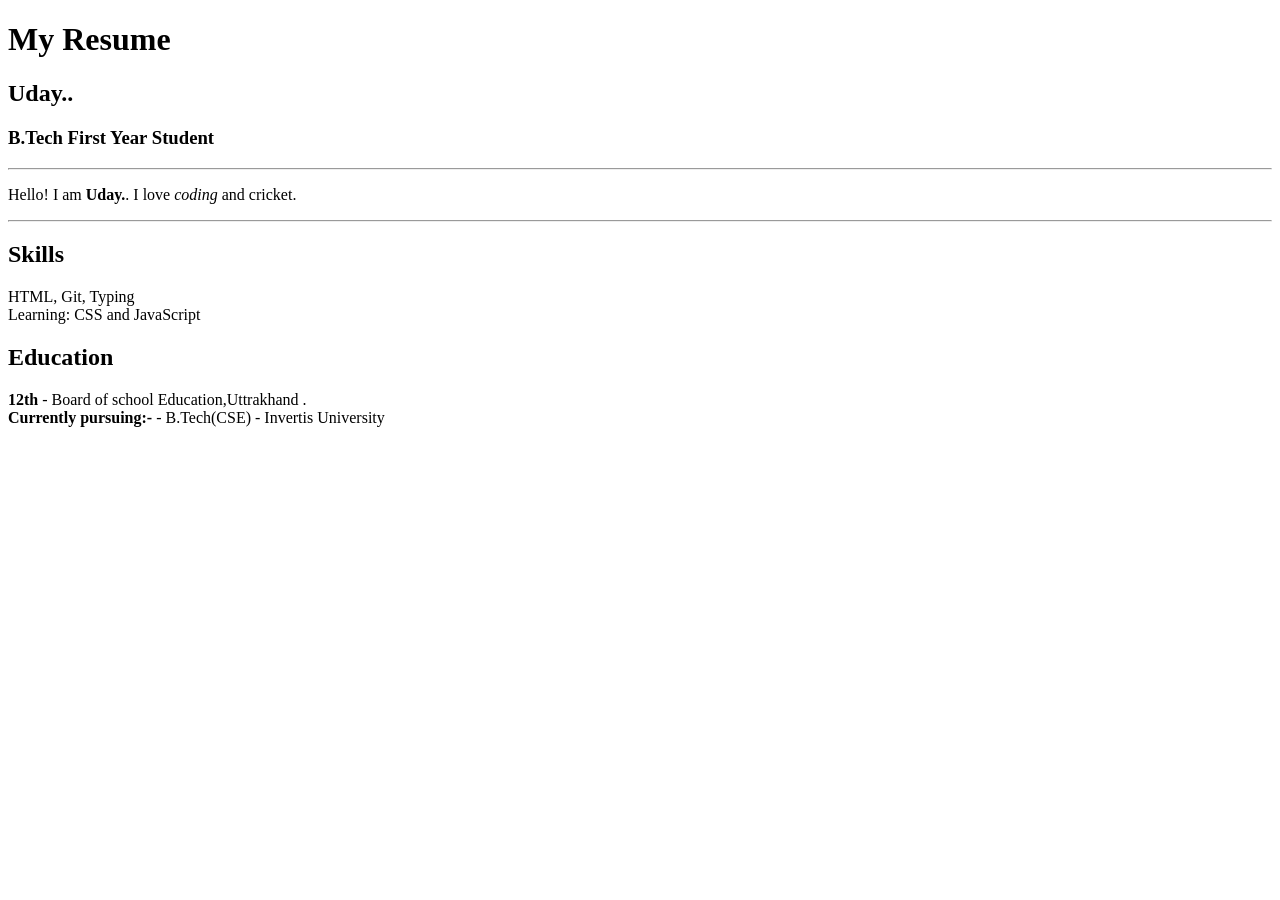
<file: WEEK 2/INDEX.HTML>
<!DOCTYPE html>
<html lang="en">
<head>
    <meta charset="UTF-8">
    <meta name="viewport" content="width=device-width, initial-scale=1.0">
    <title>MY RESUME</title>
</head>
<body>
   <!-- heading-->
   <h1>My Resume</h1>
    <h2>Uday..</h2>
    <h3>B.Tech First Year Student</h3>
 <hr>
 <!--intro--->
 <p>
   Hello! I am <strong>Uday.</strong>.
   I love <em>coding</em> and cricket.  </p>
<hr>
<!--skill and education.-->
 <div id="skills" class="section-box">
  <h2>Skills</h2>
   <p>
     HTML, Git, Typing<br>
    Learning: CSS and JavaScript
   </p>
    </div>

    <div id="education" class="section-box">
   <h2>Education</h2>
    <p>
    <strong>12th</strong> - Board of school Education,Uttrakhand .<br>
   <STRONG> Currently pursuing:- </STRONG> - B.Tech(CSE) - Invertis University
    </p>
    </div>



</body>
</html>
</file>
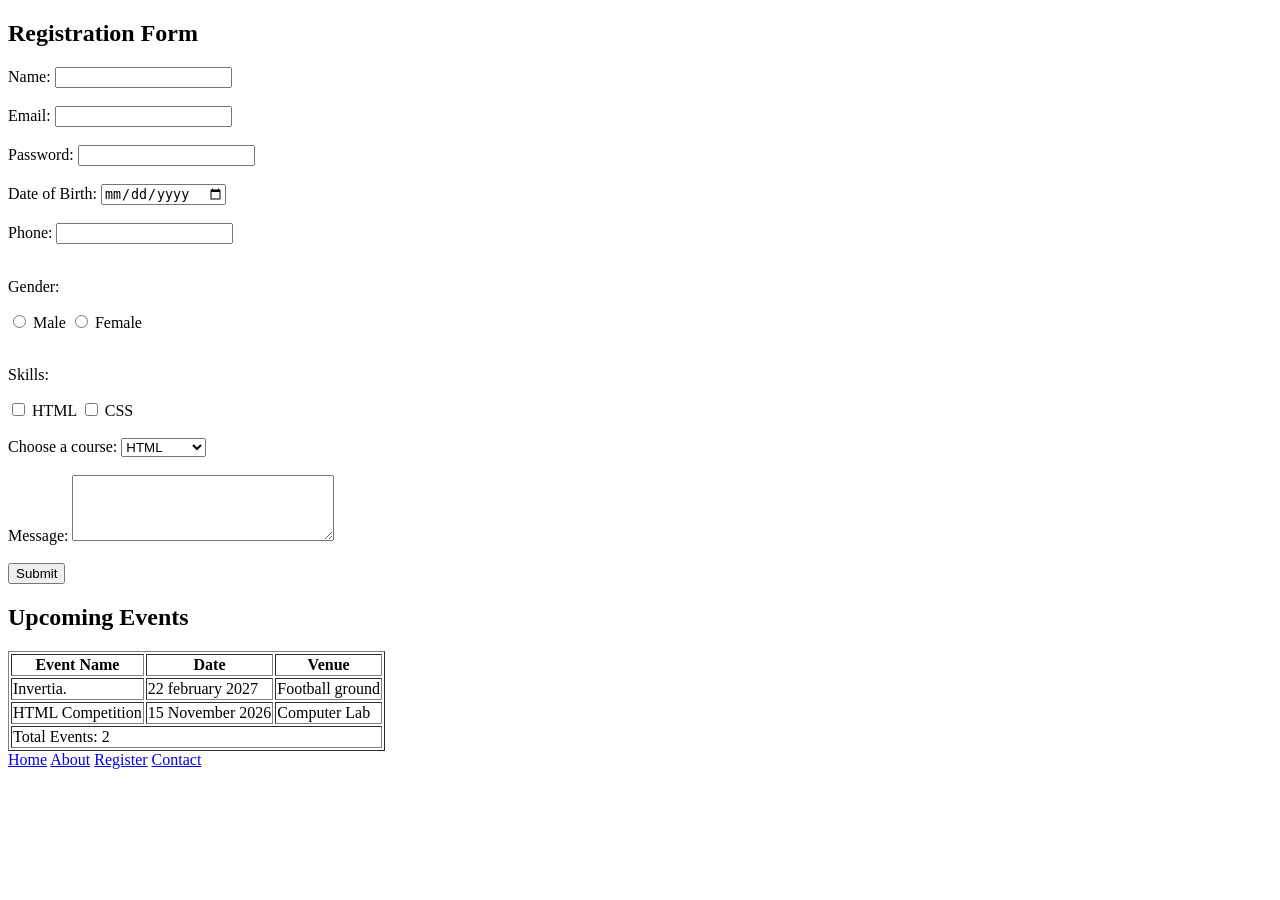
<file: WEEK 4/index.html>
<!DOCTYPE html>
<html lang="en">
<head>
    <meta charset= "UTF-8">
    <meta name="viewport" content="width=device-width, initial-scale=1.0" >
    <title>form</title>
</head>
<body><h2>Registration Form</h2>

<form>
    <label for="name">Name:</label>
    <input type="text" id="name" name="name" required>
    <br><br>

    <label for="email">Email:</label>
    <input type="email" id="email" name="email" required>
    <br><br>

    <label for="password">Password:</label>
    <input type="password" id="password" name="password" required>
    <br><br>
<label for="dob">Date of Birth:</label>
<input type="date" id="dob" name="dob">
<br><br>

<label for="phone">Phone:</label>
<input type="tel" id="phone" name="phone">
<br><br>

<p>Gender:</p>
<input type="radio" id="male" name="gender" value="male">
<label for="male">Male</label>

<input type="radio" id="female" name="gender" value="female">
<label for="female">Female</label>
<br><br>

<p>Skills:</p>
<input type="checkbox" id="html" name="skills" value="HTML">
<label for="html">HTML</label>

<input type="checkbox" id="css" name="skills" value="CSS">
<label for="css">CSS</label>
<br><br>

<label for="course">Choose a course:</label>
<select id="course" name="course">
    <option value="html">HTML</option>
    <option value="css">CSS</option>
    <option value="javascript">JavaScript</option>
</select>
<br><br>

<label for="message">Message:</label>
<textarea id="message" name="message" rows="4" cols="30"></textarea>
<br><br>

<button type="submit">Submit</button>
   </form> 
   <h2>Upcoming Events</h2>

<table border="1">
    <thead>
        <tr>
            <th>Event Name</th>
            <th>Date</th>
            <th>Venue</th>
        </tr>
    </thead>

    <tbody>
        <tr>
            <td>Invertia.</td>
            <td>22 february 2027</td>
            <td>Football ground</td>
        </tr>
        <tr>
            <td>HTML Competition</td>
            <td>15 November 2026</td>
            <td>Computer Lab</td>
        </tr>
    </tbody>

    <tfoot>
        <tr>
            <td colspan="3">Total Events: 2</td>
        </tr>
    </tfoot>
</table>
<nav>
    <a href="home.html">Home</a> 
    <a href="about.html">About</a> 
    <a href="register.html">Register</a> 
    <a href="contact.html">Contact</a>
</nav>
</body>
</html>
</file>
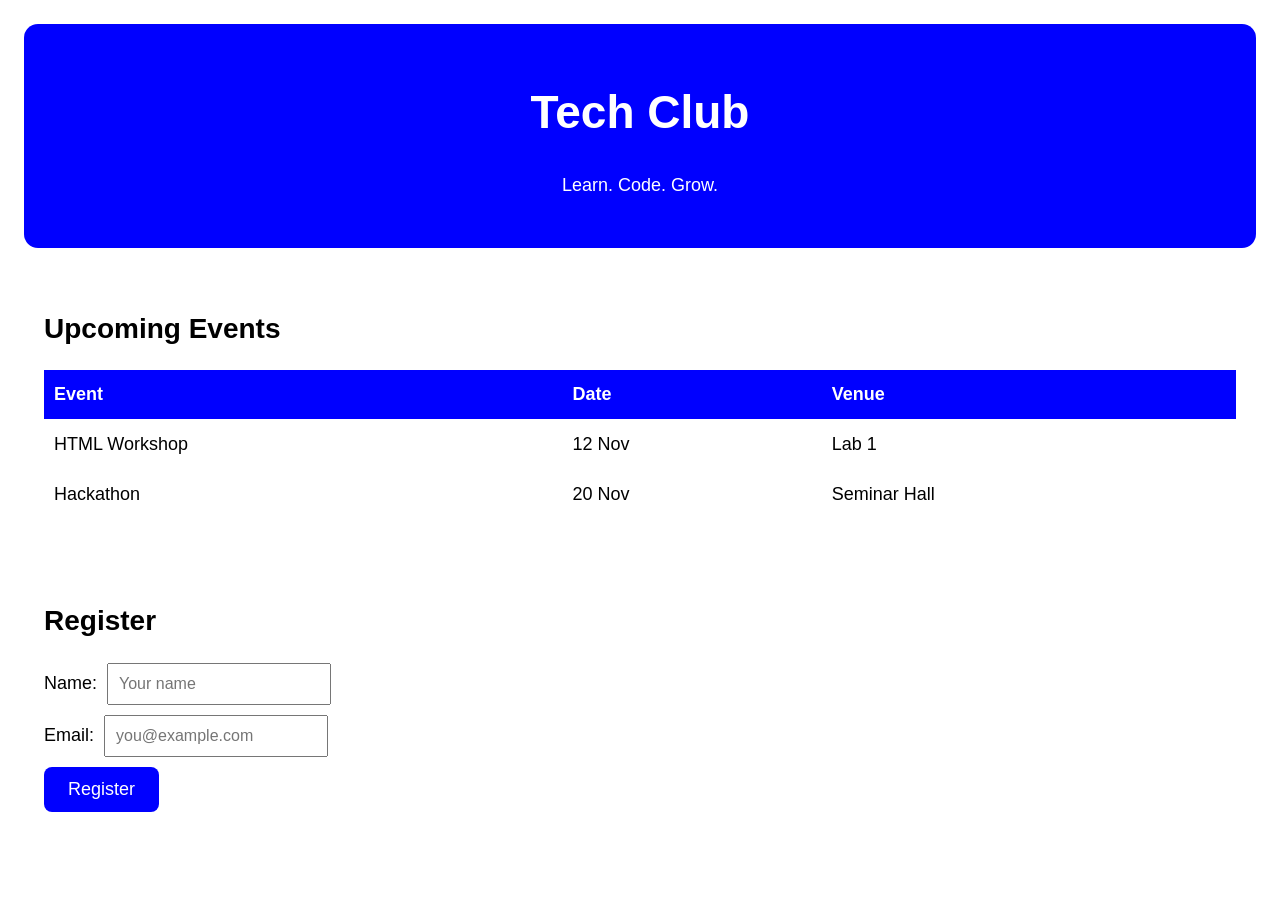
<file: WEEK 5/INDEX.HTML>
<!DOCTYPE html>
<html lang="en">
<head>
    <meta charset="UTF-8">
    <meta name="viewport" content="width=device-width, initial-scale=1.0">
    <title>My portfolio</title>
    <link rel="stylesheet" href="style.css">

</head>
<body>
      <header id="hero">
            <h1>Tech Club</h1>
            <p>Learn. Code. Grow.</p>
        </header>

        <section class="card">
            <h2>Upcoming Events</h2>
   <table>
     <tr>
         <th>Event</th>
         <th>Date</th>
         <th>Venue</th>
    </tr>


     <tr>
         <td>HTML Workshop</td>
       <td>12 Nov</td>
         <td>Lab 1</td>
 </tr>
     <tr>
       <td>Hackathon</td>
      <td>20 Nov</td>
     <td>Seminar Hall</td>
    </tr>
         </table>
        </section>
                <section class="card">
            <h2>Register</h2>

            <form>
                <div class="form-row">
                    <label for="name">Name:</label>
                    <input
                        type="text"
                        id="name"
                        name="name"
                        placeholder="Your name"
                        required
                    >
                </div>

                <div class="form-row">
                    <label for="email">Email:</label>
                    <input
                        type="email"
                        id="email"
                        name="email"
                        placeholder="you@example.com"
                        required
                    >
                </div>

                <button type="submit">Register</button>
            </form>
        </section>
    </div>

</body>
</html>
</file>
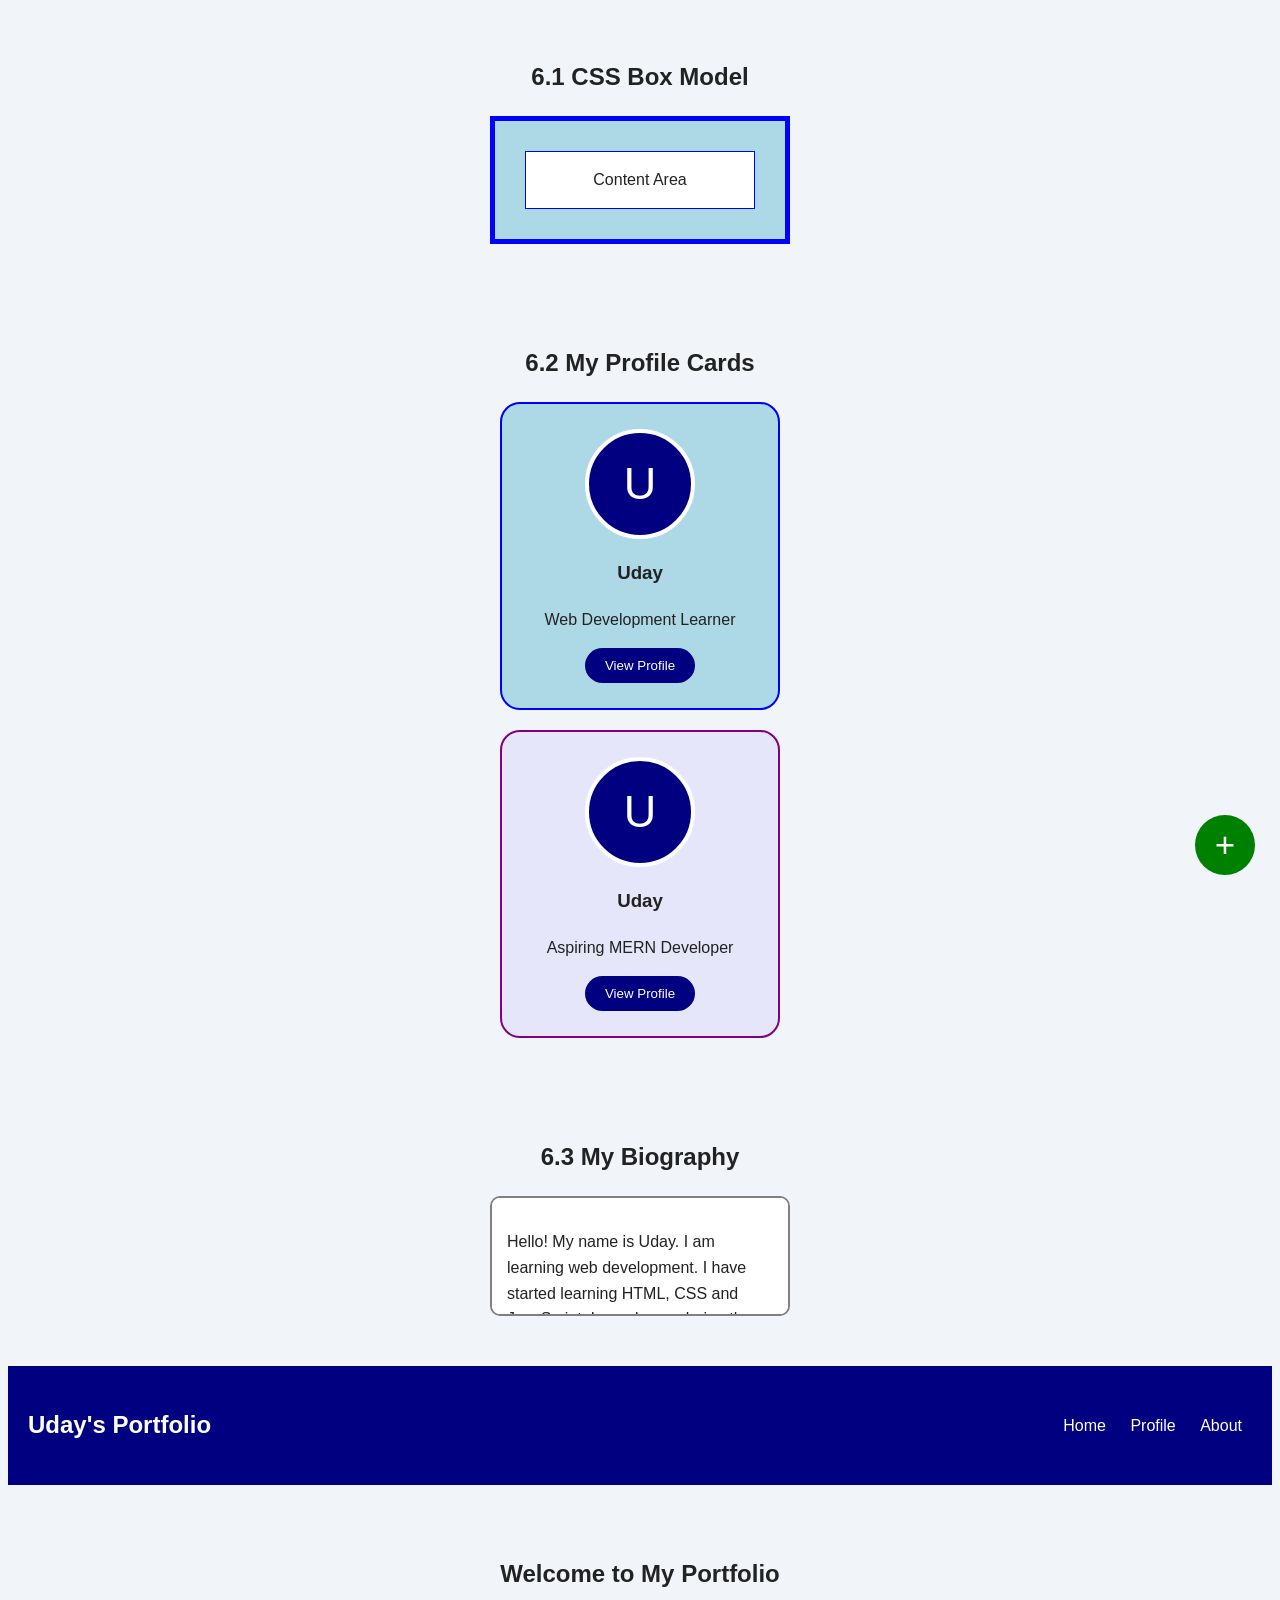
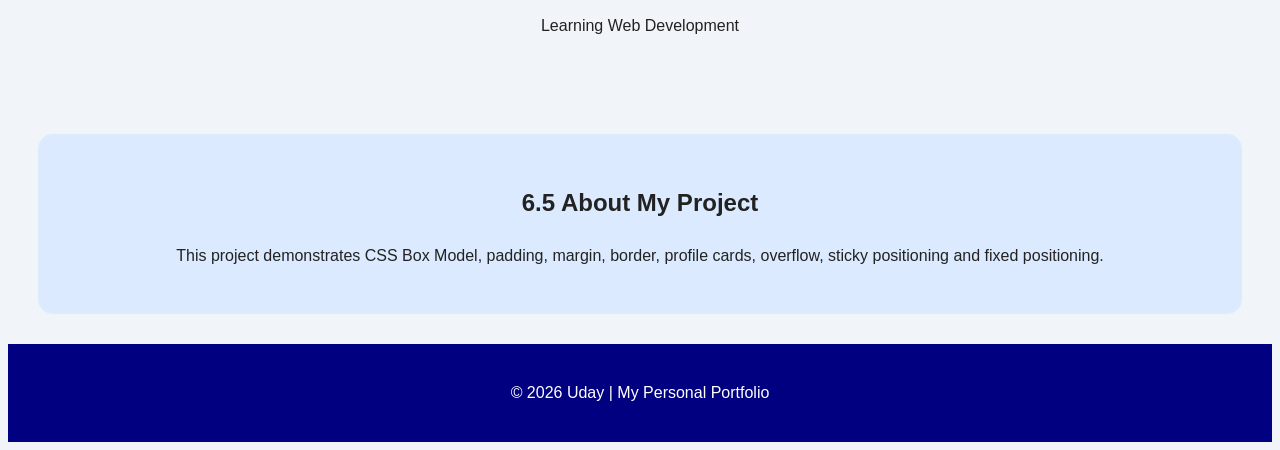
<file: WEEK 6/index.html>
<!DOCTYPE html>
<html lang="en">
<head>
    <meta charset="UTF-8">
    <meta name="viewport" content="width=device-width, initial-scale=1.0">
    <title>Document</title>
    <link rel="stylesheet" href="STYLE.CSS">
</head>
<body>
    <section class="box-model-section">
    <h2>6.1 CSS Box Model</h2>

    <div class="box-model">
        <div class="box-content">
            Content Area
        </div>
    </div>
</section>
<section class="profile-section">
    <h2>6.2 My Profile Cards</h2>


    <div class="profile-card card-blue">

        <div class="avatar">U</div>

        <h3>Uday</h3>

        <p>Web Development Learner</p>

        <button>View Profile</button>

    </div>

    <div class="profile-card card-purple">

        <div class="avatar">U</div>

        <h3>Uday</h3>

        <p>Aspiring MERN Developer</p>

        <button>View Profile</button>

    </div>
</section>
<section class="bio-section">

    <h2>6.3 My Biography</h2>

    <div class="bio-box">

        <p>
            Hello! My name is Uday.

            I am learning web development.

            I have started learning HTML,
            CSS and JavaScript.

            I am also exploring the MERN stack,
            including MongoDB, Express.js,
            React.js and Node.js.

            I enjoy creating websites and
            learning new programming skills.

            My goal is to become a professional
            full-stack web developer.
        </p>

    </div>

</section>

<header class="topbar">

    <h2>Uday's Portfolio</h2>

    <nav>
        <a href="#home">Home</a>
        <a href="#profile">Profile</a>
        <a href="#about">About</a>
    </nav>

</header>


<section id="home" class="home-section">

    <h1>Welcome to My Portfolio</h1>

    <p>Learning Web Development</p>

</section>


<button class="add-button">+</button>
<section id="about" class="about-section">

    <h2>6.5 About My Project</h2>

    <p>
        This project demonstrates CSS Box Model,
        padding, margin, border, profile cards,
        overflow, sticky positioning and fixed positioning.
    </p>

</section>

<footer class="footer">

    <p>© 2026 Uday | My Personal Portfolio</p>

</footer>
    
</body>
</html>
</file>
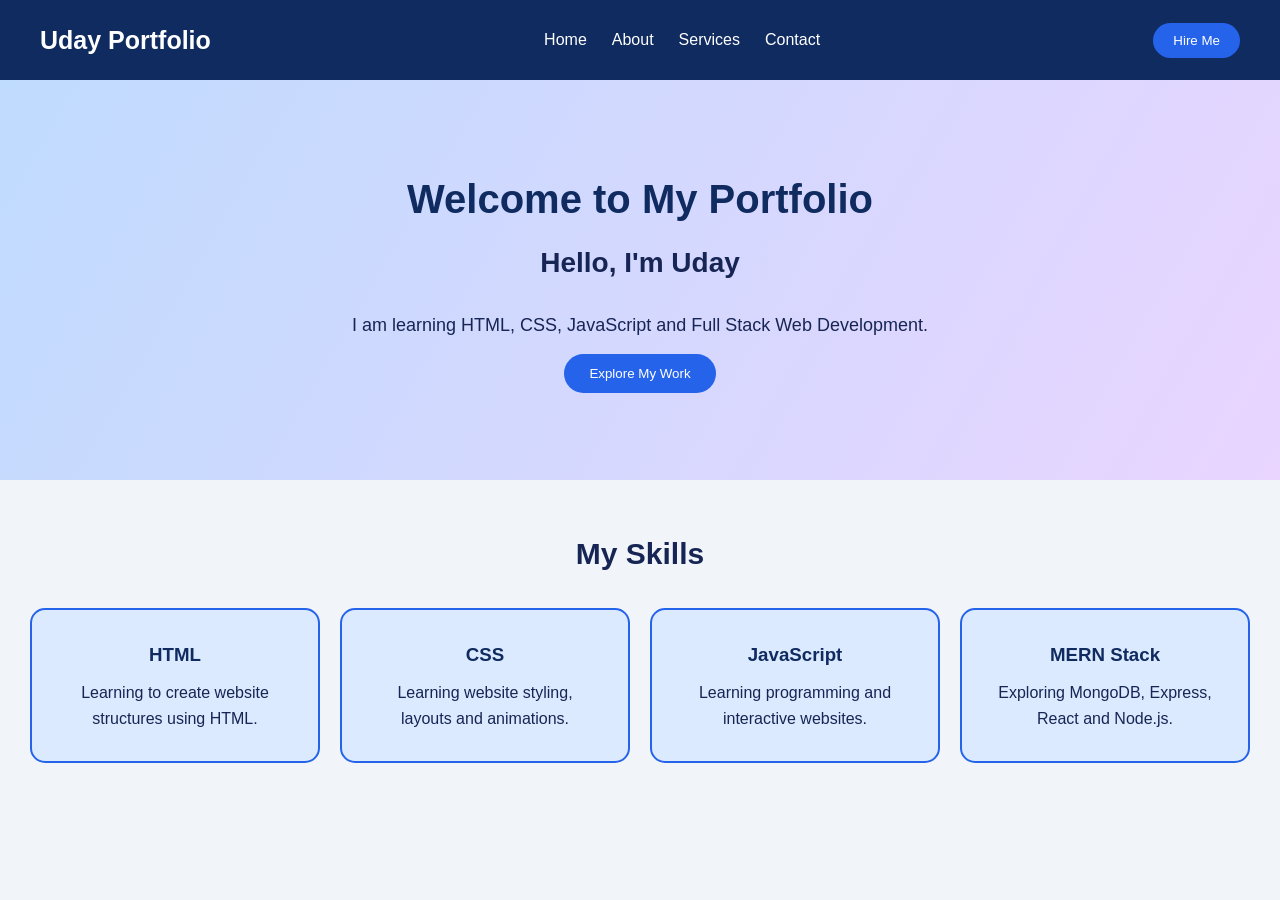
<file: WEEK 7/index.html>
<!DOCTYPE html>
<html lang="en">
<head>
    <meta charset="UTF-8">
    <meta name="viewport" content="width=device-width, initial-scale=1.0">
    <title>Document</title>
</head>
 <link rel="stylesheet" href="style.css">
<body>


<header class="navbar">

    <div class="logo">
        Uday Portfolio
    </div>

    <nav class="nav-links">
        <a href="#home">Home</a>
        <a href="#about">About</a>
        <a href="#services">Services</a>
        <a href="#contact">Contact</a>
    </nav>

    <button class="nav-button">
        Hire Me
    </button>

</header>

<section class="banner" id="home">

    <h1>Welcome to My Portfolio</h1>

    <h2>Hello, I'm Uday</h2>

    <p>
        I am learning HTML, CSS, JavaScript
        and Full Stack Web Development.
    </p>

    <button class="banner-button">
        Explore My Work
    </button>

</section>
<section class="cards-section" id="services">

    <h2>My Skills</h2>

    <div class="cards-container">

        <div class="card">
            <h3>HTML</h3>
            <p>
                Learning to create website
                structures using HTML.
            </p>
        </div>

        <div class="card">
            <h3>CSS</h3>
            <p>
                Learning website styling,
                layouts and animations.
            </p>
        </div>

        <div class="card">
            <h3>JavaScript</h3>
            <p>
                Learning programming
                and interactive websites.
            </p>
        </div>

        <div class="card">
            <h3>MERN Stack</h3>
            <p>
                Exploring MongoDB, Express,
                React and Node.js.
            </p>
        </div>

    </div>

</section>
</body>
</html>
</file>
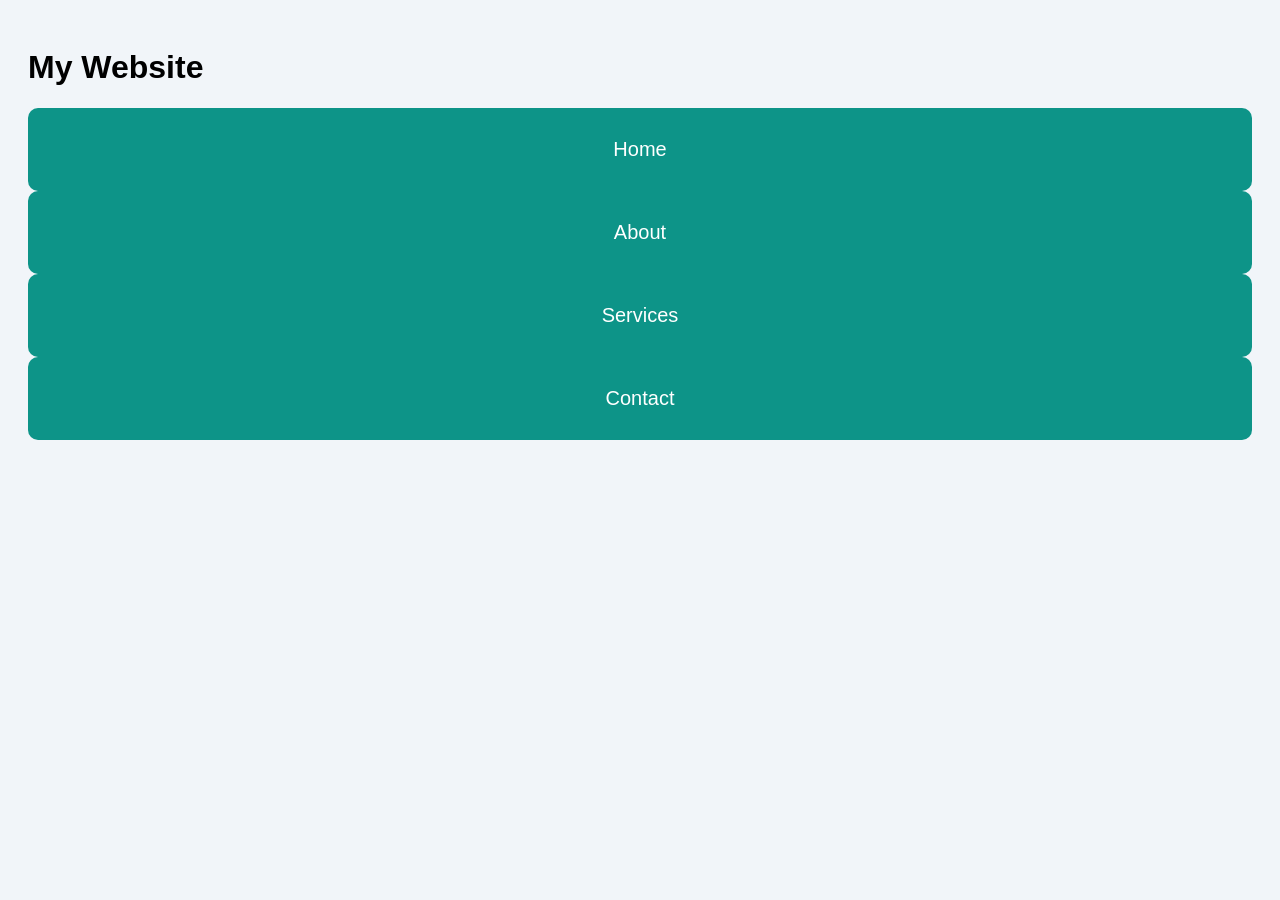
<file: WEEK 8/index.html>
<!DOCTYPE html>
<html lang="en">
<head>
    <meta charset="UTF-8">
    <meta name="viewport" content="width=device-width, initial-scale=1.0">
    <title>Mobile First Design</title>
    <link rel="stylesheet" href="style.css">
</head>
<body>

    <header>
        <h1>My Website</h1>
    </header>

    <main class="container">
        <div class="box">Home</div>
        <div class="box">About</div>
        <div class="box">Services</div>
        <div class="box">Contact</div>
    </main>

</body>
</html>
</file>
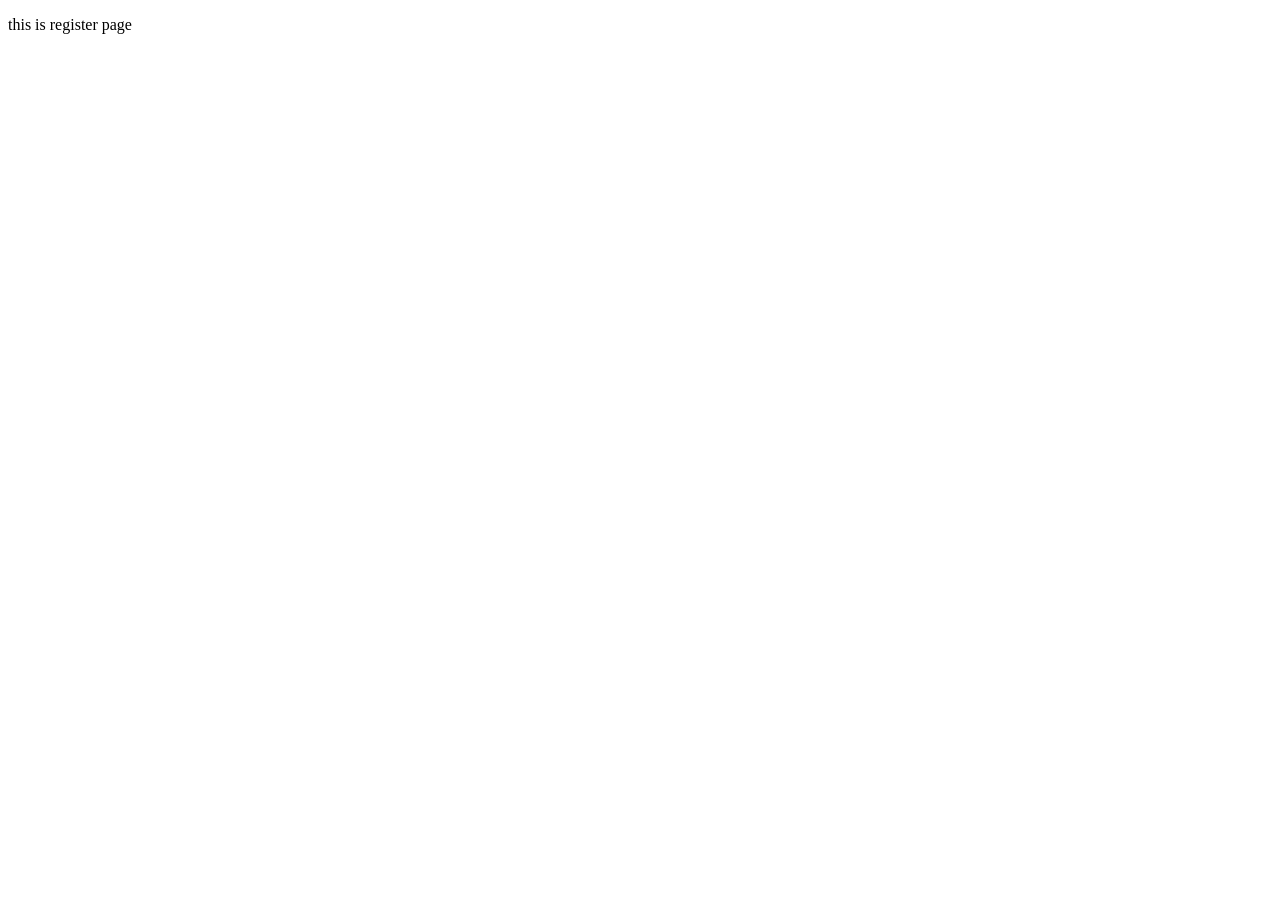
<file: register.html>
<!DOCTYPE html>
<html lang="en">
<head>
    <meta charset="UTF-8">
    <meta name="viewport" content="width=device-width, initial-scale=1.0">
    <title>register</title>
</head>
<body>
    <p>this is register page</p>
    
</body>
</html>
</file>
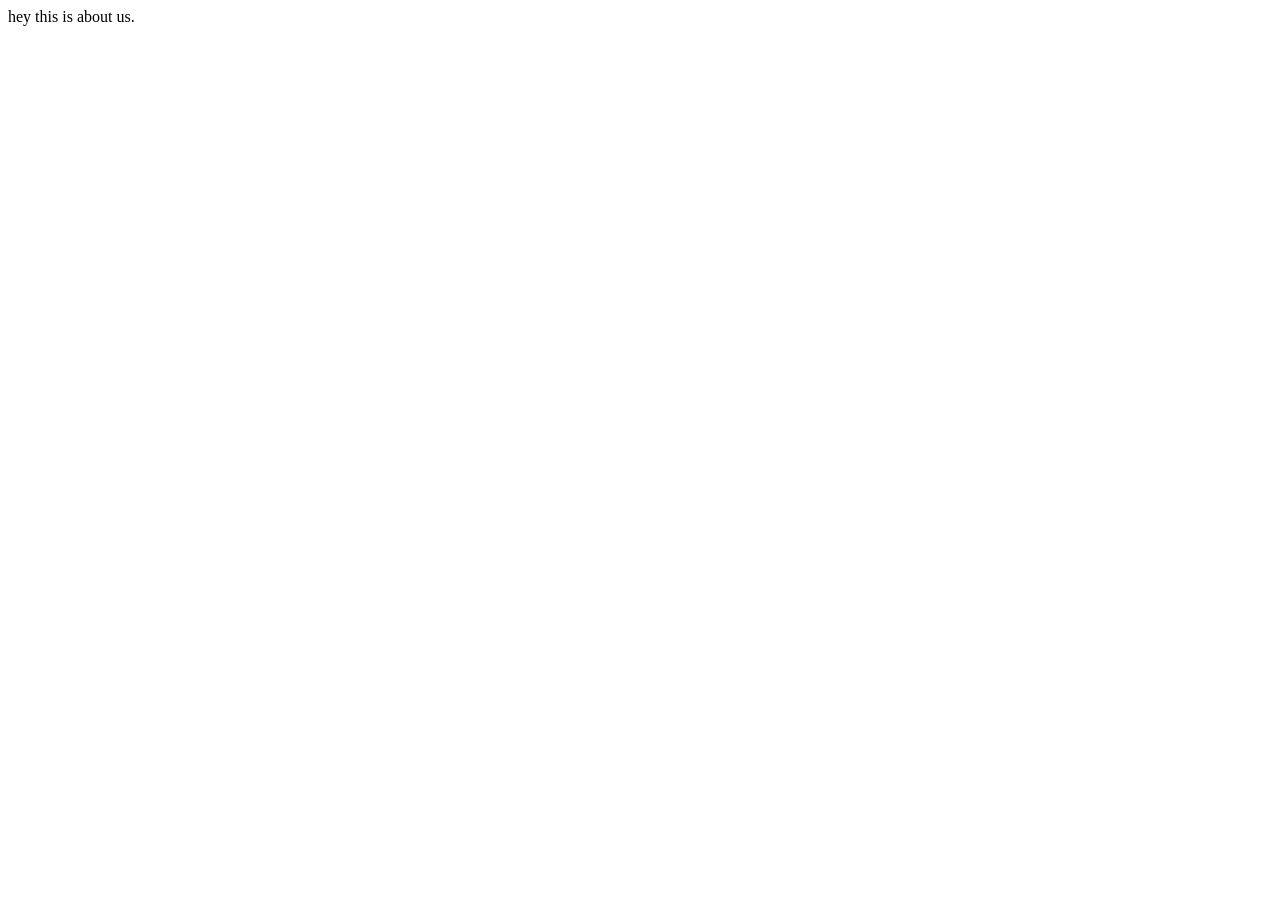
<file: WEEK 3/about.html>
<!DOCTYPE html>
<html lang="en">
<head>
    <meta charset="UTF-8">
    <meta name="viewport" content="width=device-width, initial-scale=1.0">
    <title>About</title>
</head>
<body>
    hey this is about us.
    
</body>
</html>
</file>
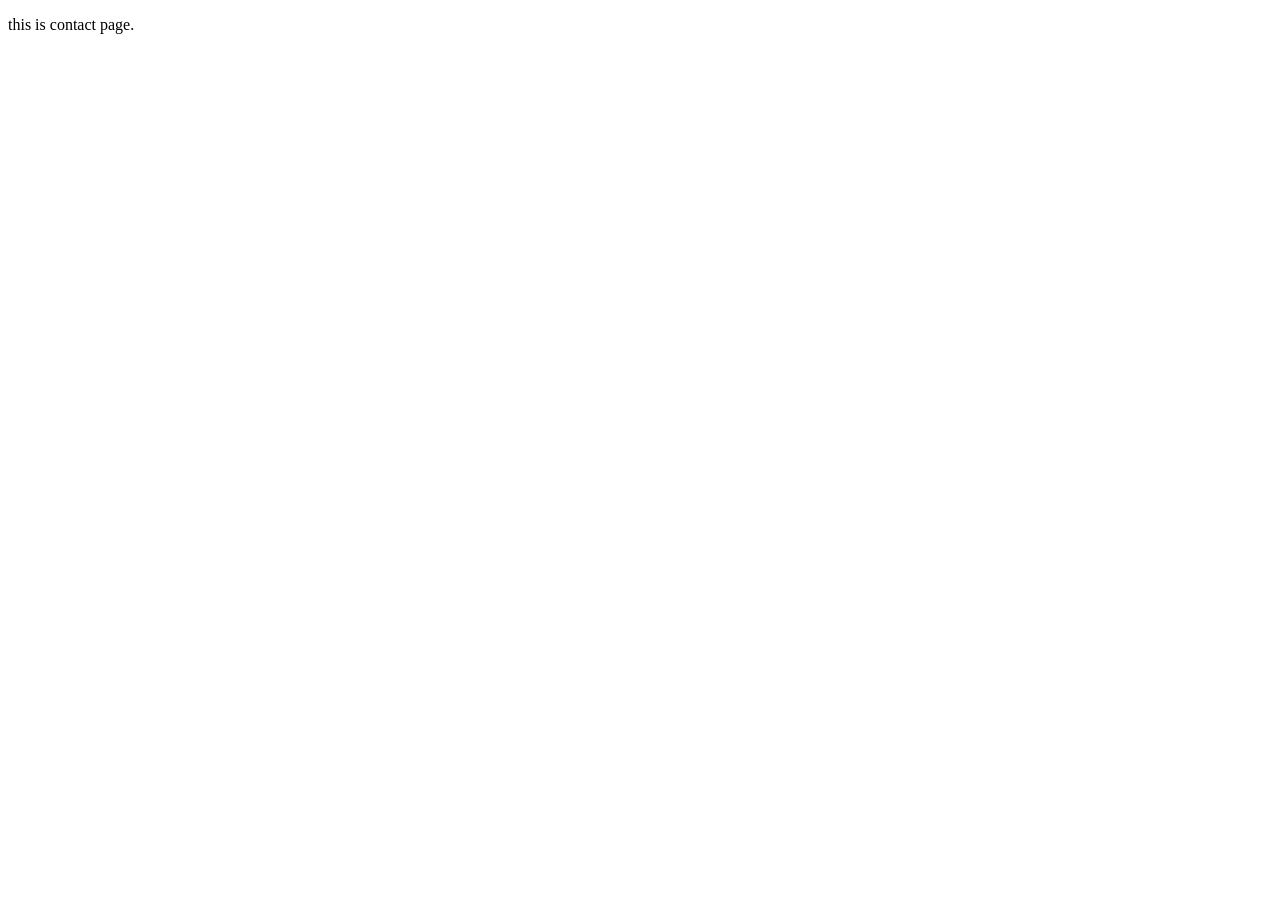
<file: WEEK 4/contact.html>
<!DOCTYPE html>
<html lang="en">
<head>
    <meta charset="UTF-8">
    <meta name="viewport" content="width=device-width, initial-scale=1.0">
    <title>contact</title>
</head>
<body>
    <P>this is contact page.</P>
    
</body>
</html>
</file>
<file: WEEK 5/style.css>
<style>
    /* 1. Universal selector */
    * {
        box-sizing: border-box;
    }

    /* 2. Element selector */
    h1 {
        font-family: 'Poppins', sans-serif;
        font-size: 46px;
    }

    /* 3. Class selector */
    .card {
        background-color: white;
        padding: 24px;
        border-radius: 14px;
    }

    /* 4. ID selector */
    #hero {
        background-color: skyblue;
        color: white;
        text-align: center;
    }
    /*adding root and var*/
:root {
    --primary-color:blue;
    --background-color: white;
    --card-color: white;
    --text-color: black;
    --border-color: white;
    --small-spacing: 10px;
    --medium-spacing: 20px;
    --large-spacing: 30px;
}


* {
    box-sizing: border-box;
}

body {
    margin: 0;
    padding: 24px;
    background-color: var(--background-color);
    color: var(--text-color);
    font-family: 'Poppins', sans-serif;
    font-size: 18px;
    line-height: 1.6;
}

h1 {
    font-size: 46px;
    line-height: 1.2;
    font-weight: 700;
}

h2 {
    font-size: 28px;
    line-height: 1.3;
}

.container {
    max-width: 960px;
    margin: auto;
    padding: var(--medium-spacing);
}
#hero {
    background-color: var(--primary-color);
    color: white;
    text-align: center;
    padding: var(--large-spacing);
    border-radius: 14px;
    margin-bottom: var(--medium-spacing);
}
.card {
    background-color: var(--card-color);
    padding: var(--medium-spacing);
    border-radius: 14px;
    margin-bottom: var(--medium-spacing);
}
table {
    width: 100%;
    border-collapse: collapse;
}

th {
    background-color: var(--primary-color);
    color: white;
}

th, td {
    padding: var(--small-spacing);
    text-align: left;
}
tbody tr {
    border-bottom: 1px solid var(--border-color);
}
.form-row {
    display: flex;
    align-items: center;
    gap: var(--small-spacing);
    margin-bottom: var(--small-spacing);
}

input {
    padding: var(--small-spacing);
    font-family: inherit;
    font-size: 16px;
}

button {
    background-color: var(--primary-color);
    color: white;
    border: none;
    border-radius: 8px;
    padding: 12px 24px;
    font-size: 18px;
    font-family: inherit;
    cursor: pointer;
}

button:hover {
    background-color: #2448c9;
}

</style>
</file>
<file: WEEK 6/STYLE.CSS>
* {
    box-sizing: border-box;
}

.box-model-section {
    text-align: center;
    padding: 30px;
}

.box-model {
    width: 300px;
    padding: 30px;
    border: 5px solid blue;
    margin: 20px auto;
    background-color: lightblue;
}

.box-content {
    background-color: white;
    padding: 15px;
    border: 1px solid blue;
    text-align: center;
}

.profile-section {
    text-align: center;
    padding: 30px;
}

.profile-card {
    width: 280px;
    padding: 25px;
    margin: 20px auto;

    border: 2px solid;
    border-radius: 20px;

    text-align: center;
}
.avatar {
    width: 110px;
    height: 110px;

    border-radius: 50%;
    border: 4px solid white;

    background: navy;
    color: white;

    font-size: 45px;

    display: flex;
    align-items: center;
    justify-content: center;

    margin: 0 auto 15px;
}

.card-blue {
    background-color: lightblue;
    border-color: blue;
}


.card-purple {
    background-color: lavender;
    border-color: purple;
}

.profile-card button {
    padding: 10px 20px;
    border: none;
    border-radius: 20px;

    background-color: navy;
    color: white;

    cursor: pointer;
}


.bio-section {
    text-align: center;
    padding: 30px;
}

.bio-box {
    width: 300px;
    height: 120px;

    overflow: auto;

    padding: 15px;
    margin: 20px auto;

    border: 2px solid gray;
    border-radius: 10px;

    background-color: white;
    text-align: left;
}


.topbar {
    background-color: navy;
    color: white;

    padding: 20px;

    display: flex;
    justify-content: space-between;
    align-items: center;

    position: sticky;
    top: 0;

    z-index: 100;
}

.topbar nav a {
    color: white;
    text-decoration: none;
    margin: 10px;
}

.home-section {
    text-align: center;
    padding: 50px;
}


.add-button {
    position: fixed;

    bottom: 25px;
    right: 25px;

    width: 60px;
    height: 60px;

    border: none;
    border-radius: 50%;

    background-color: green;
    color: white;

    font-size: 35px;
    cursor: pointer;

    z-index: 200;
}

.about-section {
    background-color: #dbeafe;

    padding: 30px;
    margin: 30px;

    border-radius: 15px;
    text-align: center;
}

.footer {
    background-color: navy;
    color: white;

    text-align: center;
    padding: 20px;
}


body {
    font-family: Arial, sans-serif;
    background-color: #f1f5f9;
    color: #222;
    line-height: 1.6;
}
</file>
<file: WEEK 7/style.css>
* {
    box-sizing: border-box;
    margin: 0;
    padding: 0;
}

html {
    scroll-behavior: smooth;
}

body {
    font-family: Arial, sans-serif;
    background-color: #f1f5f9;
    color: #172554;
    line-height: 1.6;
}


.about-section {
    background-color: #dbeafe;
    padding: 40px;
    margin: 30px;
    border-radius: 15px;
    text-align: center;
}

.contact-section {
    padding: 40px;
    text-align: center;
    background-color: white;
}


.footer {
    background-color: #102b60;
    color: white;
    text-align: center;
    padding: 20px;
}

.navbar {
    display: flex;

    justify-content: space-between;
    align-items: center;

    padding: 20px 40px;
    background-color: #102b60;
    color: white;
}

.logo {
    font-size: 25px;
    font-weight: bold;
}

.nav-links {
    display: flex;
    gap: 25px;
}

.nav-links a {
    color: white;
    text-decoration: none;
}

.nav-button {
    background-color: #2563eb;
    color: white;

    padding: 10px 20px;
    border: none;
    border-radius: 20px;

    cursor: pointer;
}

.banner {
    min-height: 400px;

    display: flex;

    flex-direction: column;
    justify-content: center;
    align-items: center;

    text-align: center;

    background: linear-gradient(
        120deg,
        #bfdbfe,
        #e9d5ff
    );

    padding: 30px;
}

.banner h1 {
    font-size: 40px;
    color: #102b60;
}

.banner h2 {
    font-size: 28px;
    margin: 10px;
}

.banner p {
    font-size: 18px;
    margin: 15px;
}

.banner-button {
    background-color: #2563eb;
    color: white;

    padding: 12px 25px;
    border: none;
    border-radius: 25px;

    cursor: pointer;
}

.cards-section {
    padding: 50px 30px;
    text-align: center;
}

.cards-section h2 {
    font-size: 30px;
    margin-bottom: 30px;
}

.cards-container {
    display: flex;

    flex-wrap: wrap;
    gap: 20px;
}

.card {
    flex: 1 1 200px;

    padding: 30px;
    background-color: #dbeafe;

    border: 2px solid #2563eb;
    border-radius: 15px;

    text-align: center;
    transition: 0.3s;
}

.card:hover {
    transform: translateY(-8px);
    background-color: #bfdbfe;
}

.card h3 {
    color: #102b60;
    margin-bottom: 10px;
}

@media (max-width: 768px) {

    .navbar {
        padding: 15px;
        flex-wrap: wrap;
        gap: 15px;
    }

    .nav-links {
        gap: 12px;
    }

    .banner h1 {
        font-size: 32px;
    }

    .cards-container {
        flex-wrap: wrap;
    }

}


@media (max-width: 480px) {

    .navbar {
        flex-direction: column;
        text-align: center;
    }

    .nav-links {
        flex-direction: column;
        gap: 10px;
    }

    .banner {
        min-height: 350px;
    }

    .banner h1 {
        font-size: 27px;
    }

    .banner p {
        font-size: 15px;
    }

    .cards-container {
        flex-direction: column;
    }

    .card {
        width: 100%;
    }

}
</file>
<file: WEEK 8/style.css>
* {
    box-sizing: border-box;
}

body {
    font-family: Arial, sans-serif;
    background-color: #f1f5f9;
    padding: 20px;
}

.grid-container {
    display: grid;
    grid-template-columns: 1fr 1fr;
    gap: 20px;
}

.box {
    background-color: blue;
    color: white;
    padding: 40px;
    text-align: center;
    border-radius: 10px;
    font-size: 20px;
}


.responsive-grid {
    display: grid;

    grid-template-columns:
    repeat(auto-fit, minmax(150px, 1fr));

    gap: 15px;
}

.box {
    background-color: #0d9488;
    color: white;
    padding: 30px;
    text-align: center;
    border-radius: 10px;
}


.layout {
    display: grid;

    grid-template-columns: 1fr 3fr;

    grid-template-areas:
        "head head"
        "side main"
        "foot foot";

    gap: 15px;
}

.head {
    grid-area: head;
    background-color: #2563eb;
}

.side {
    grid-area: side;
    background-color: #f59e0b;
}

.main {
    grid-area: main;
    background-color: #10b981;
}

.foot {
    grid-area: foot;
    background-color: #64748b;
}

.head, .side, .main, .foot {
    padding: 30px;
    color: white;
    border-radius: 10px;
}


@media (max-width: 600px) {
    .layout {
        grid-template-columns: 1fr;

        grid-template-areas:
            "head"
            "side"
            "main"
            "foot";
    }
}


.flex-container {
    display: flex;
    flex-wrap: wrap;
    gap: 20px;
}

.card {
    display: flex;
    align-items: center;
    gap: 15px;

    background-color: #dbeafe;
    padding: 20px;
    border-radius: 10px;
    flex: 1 1 200px;
}

.icon {
    font-size: 35px;
}

.card h3 {
    color: #1d4ed8;
}

.card p {
    color: #475569;
}
</file>
